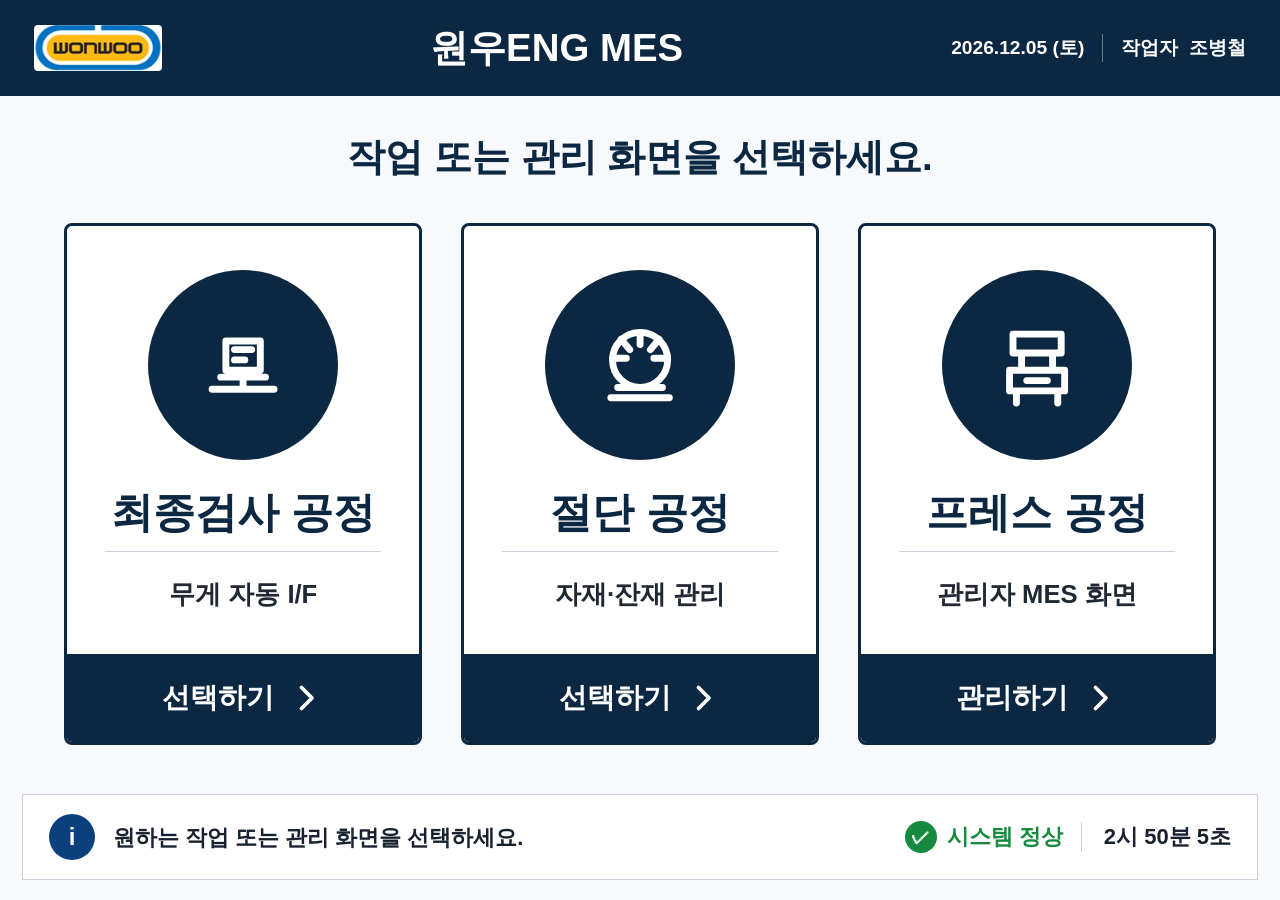
<file: index.html>
<!doctype html>
<html lang="ko">
  <head>
    <meta charset="UTF-8" />
    <meta name="viewport" content="width=device-width, initial-scale=1.0" />
    <title>원우ENG MES - 화면 선택</title>
    <link rel="stylesheet" href="./process-select.css" />
    <link rel="stylesheet" href="./operator.css" />
  </head>
  <body>
    <main class="process-shell">
      <header class="process-header">
        <div class="company-brand">
          <img class="company-ci" src="./assets/wonwoo-ci.jpg" alt="원우ENG CI" />
        </div>
        <h1>원우ENG MES</h1>
        <div class="header-info">
          <span id="todayText">오늘 날짜</span><i aria-hidden="true"></i><span>작업자&nbsp; <b data-operator-name>조병철</b></span>
        </div>
      </header>

      <section class="process-content" aria-labelledby="processTitle">
        <h2 id="processTitle">작업 또는 관리 화면을 선택하세요.</h2>
        <div class="process-grid">
          <a class="process-card inspection-card" href="./final-inspection.html">
            <span class="process-icon" aria-hidden="true">
              <svg viewBox="0 0 64 64"><path d="M14 46h36M19 39h26M22 18h20v17H22zM32 35v11M27 23h10M27 29h6" /></svg>
            </span>
            <strong>최종검사 공정</strong>
            <span class="process-description">무게 자동 I/F</span>
            <span class="select-action">선택하기 <svg viewBox="0 0 24 24" aria-hidden="true"><path d="m9 5 7 7-7 7" /></svg></span>
          </a>

          <a class="process-card cutting-card" href="./cutting.html">
            <span class="process-icon" aria-hidden="true">
              <svg viewBox="0 0 64 64"><circle cx="32" cy="29" r="16" /><path d="M32 13v7M21 17l5 6M43 17l-5 6M16 28h8M40 28h8M19 45h26M15 51h34" /></svg>
            </span>
            <strong>절단 공정</strong>
            <span class="process-description">자재·잔재 관리</span>
            <span class="select-action">선택하기 <svg viewBox="0 0 24 24" aria-hidden="true"><path d="m9 5 7 7-7 7" /></svg></span>
          </a>
          <a class="process-card press-card" href="./press.html">
            <span class="process-icon" aria-hidden="true">
              <svg viewBox="0 0 64 64"><path d="M18 14h28v11H18zM23 25v10M41 25v10M16 35h32v12H16zM20 47v7M44 47v7M26 41h12" /></svg>
            </span>
            <strong>프레스 공정</strong>
            <span class="process-description">관리자 MES 화면</span>
            <span class="select-action">관리하기 <svg viewBox="0 0 24 24" aria-hidden="true"><path d="m9 5 7 7-7 7" /></svg></span>
          </a>
        </div>
      </section>

      <footer class="system-strip">
        <div class="guide-icon" aria-hidden="true">i</div>
        <strong>원하는 작업 또는 관리 화면을 선택하세요.</strong>
        <div class="system-status"><span aria-hidden="true">✓</span> 시스템 정상</div>
        <time id="clockText">--:--:--</time>
      </footer>
    </main>
    <script src="./operator.js"></script>
    <script src="./process-select.js"></script>
  </body>
</html>
</file>
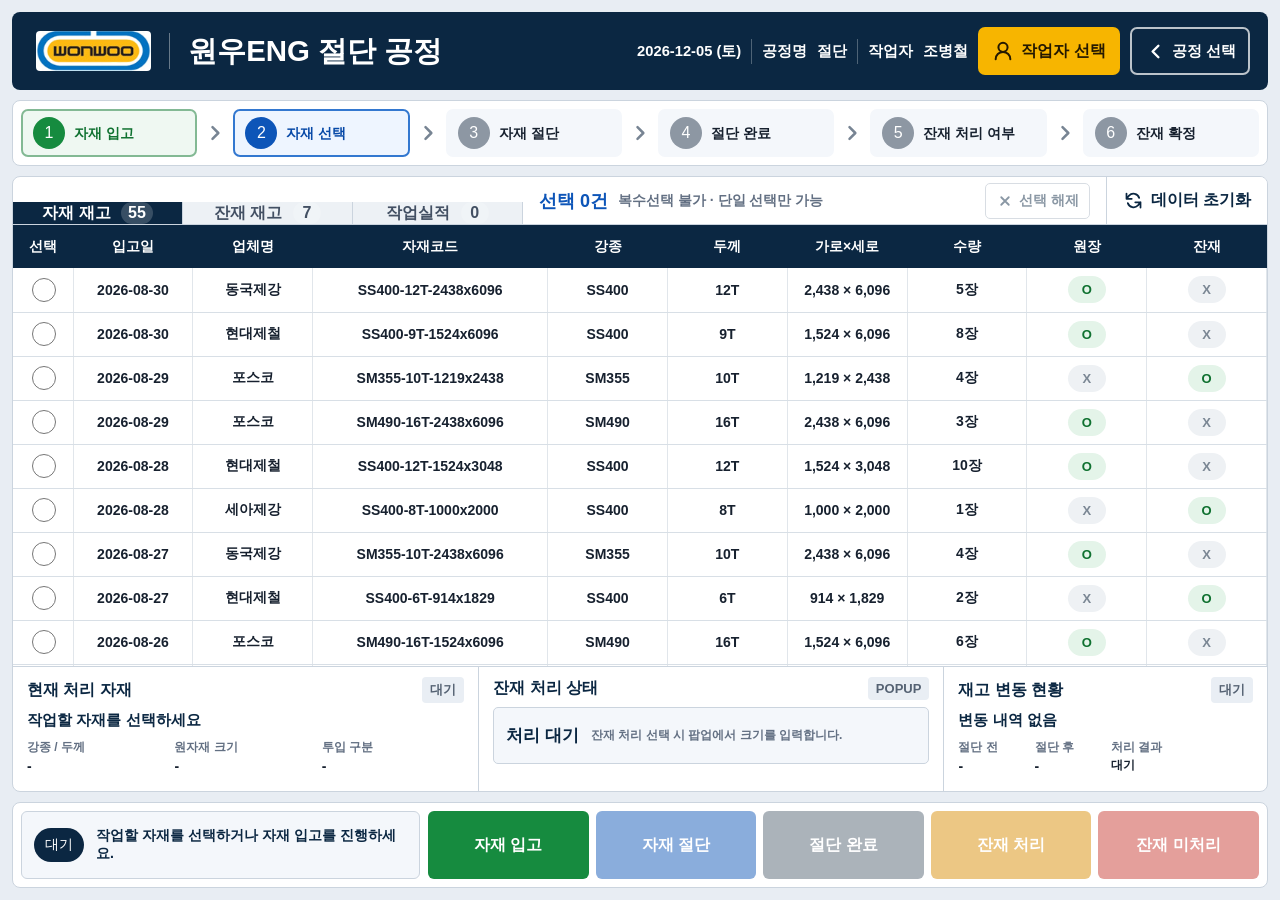
<file: cutting.html>
<!doctype html>
<html lang="ko">
  <head>
    <meta charset="UTF-8" />
    <meta name="viewport" content="width=device-width, initial-scale=1.0" />
    <title>MES POP - 원우ENG 절단 공정</title>
    <link rel="stylesheet" href="./cutting.css" />
    <link rel="stylesheet" href="./operator.css" />
  </head>
  <body>
    <main class="cutting-shell">
      <header class="cutting-header">
        <div class="header-title">
          <img class="cutting-ci" src="./assets/wonwoo-ci.jpg" alt="원우ENG CI" />
          <i aria-hidden="true"></i>
          <h1>원우ENG 절단 공정</h1>
        </div>
        <div class="header-facts" aria-label="작업 기본 정보">
          <strong id="todayText">오늘 날짜</strong>
          <i aria-hidden="true"></i>
          <span>공정명 <b>절단</b></span>
          <i aria-hidden="true"></i>
          <span>작업자 <b data-operator-name>조병철</b></span>
          <button class="operator-select-button" type="button">
            <svg viewBox="0 0 24 24" aria-hidden="true"><path d="M20 21a8 8 0 0 0-16 0M12 13a5 5 0 1 0 0-10 5 5 0 0 0 0 10" /></svg>
            작업자 선택
          </button>
          <a href="./index.html" class="back-button">
            <svg viewBox="0 0 24 24" aria-hidden="true"><path d="m15 18-6-6 6-6" /></svg>
            공정 선택
          </a>
        </div>
      </header>

      <section class="flow-strip" aria-label="절단 작업 흐름">
        <div class="flow-step is-done" data-step="0"><span>1</span><strong>자재 입고</strong></div>
        <svg class="flow-arrow" viewBox="0 0 24 24" aria-hidden="true"><path d="m9 5 7 7-7 7" /></svg>
        <div class="flow-step is-active" data-step="1"><span>2</span><strong>자재 선택</strong></div>
        <svg class="flow-arrow" viewBox="0 0 24 24" aria-hidden="true"><path d="m9 5 7 7-7 7" /></svg>
        <div class="flow-step" data-step="2"><span>3</span><strong>자재 절단</strong></div>
        <svg class="flow-arrow" viewBox="0 0 24 24" aria-hidden="true"><path d="m9 5 7 7-7 7" /></svg>
        <div class="flow-step" data-step="3"><span>4</span><strong>절단 완료</strong></div>
        <svg class="flow-arrow" viewBox="0 0 24 24" aria-hidden="true"><path d="m9 5 7 7-7 7" /></svg>
        <div class="flow-step" data-step="4"><span>5</span><strong>잔재 처리 여부</strong></div>
        <svg class="flow-arrow" viewBox="0 0 24 24" aria-hidden="true"><path d="m9 5 7 7-7 7" /></svg>
        <div class="flow-step" data-step="5"><span>6</span><strong>잔재 확정</strong></div>
      </section>

      <section class="work-panel">
        <div class="panel-toolbar">
          <div class="tabs" role="tablist" aria-label="자재 정보 보기">
            <button class="tab-button is-active" id="ordersTab" type="button" role="tab" aria-selected="true" aria-controls="ordersView">자재 재고 <span id="materialCount">0</span></button>
            <button class="tab-button" id="residueTab" type="button" role="tab" aria-selected="false" aria-controls="residueView">잔재 재고 <span id="residueCount">3</span></button>
            <button class="tab-button" id="resultsTab" type="button" role="tab" aria-selected="false" aria-controls="resultsView">작업실적 <span id="resultCount">0</span></button>
          </div>
          <div class="toolbar-summary">
            <strong id="selectedCount">선택 0건</strong>
            <span>복수선택 불가 · 단일 선택만 가능</span>
            <button class="clear-selection-button" id="clearSelectionButton" type="button" disabled>
              <svg viewBox="0 0 24 24" aria-hidden="true"><path d="m7 7 10 10M17 7 7 17" /></svg>
              선택 해제
            </button>
          </div>
          <button class="utility-button" id="resetButton" type="button" title="초기 더미 데이터로 복원">
            <svg viewBox="0 0 24 24" aria-hidden="true"><path d="M4 4v6h6M20 20v-6h-6M5.5 15a7 7 0 0 0 11.6 2.6L20 14M4 10l2.9-3.6A7 7 0 0 1 18.5 9" /></svg>
            데이터 초기화
          </button>
        </div>

        <div class="table-view" id="ordersView" role="tabpanel" aria-labelledby="ordersTab">
          <table class="material-table">
            <thead>
              <tr>
                <th class="check-column">선택</th>
                <th>입고일</th><th>업체명</th><th class="code-column">자재코드</th><th>강종</th>
                <th>두께</th><th>가로×세로</th><th>수량</th><th>원장</th><th>잔재</th>
              </tr>
            </thead>
            <tbody id="orderRows"></tbody>
          </table>
        </div>

        <div class="table-view" id="residueView" role="tabpanel" aria-labelledby="residueTab" hidden>
          <table class="material-table residue-table">
            <thead><tr><th class="check-column">선택</th><th>잔재번호</th><th class="code-column">원자재코드</th><th>강종</th><th>두께</th><th>가로×세로</th><th>수량</th><th>등록일</th><th>상태</th></tr></thead>
            <tbody id="residueRows"></tbody>
          </table>
        </div>

        <div class="table-view" id="resultsView" role="tabpanel" aria-labelledby="resultsTab" hidden>
          <table class="material-table result-table">
            <thead><tr><th>실적번호</th><th>완료일시</th><th class="code-column">자재코드</th><th>강종</th><th>두께</th><th>원자재 크기</th><th>투입 구분</th><th>처리결과</th><th>작업자</th></tr></thead>
            <tbody id="resultRows"></tbody>
          </table>
        </div>

        <div class="work-detail">
          <article class="detail-section current-material">
            <div class="detail-heading"><strong>현재 처리 자재</strong><span id="queuePosition">대기</span></div>
            <p class="primary-value" id="currentCode">작업할 자재를 선택하세요</p>
            <dl>
              <div><dt>강종 / 두께</dt><dd id="currentSpec">-</dd></div>
              <div><dt>원자재 크기</dt><dd id="currentSize">-</dd></div>
              <div><dt>투입 구분</dt><dd id="currentSource">-</dd></div>
            </dl>
          </article>

          <article class="detail-section residue-entry" id="residueEntry">
            <div class="detail-heading"><strong>잔재 처리 상태</strong><span>POPUP</span></div>
            <div class="residue-ready"><strong id="residueStatus">처리 대기</strong><p id="inputGuide">잔재 처리 선택 시 팝업에서 크기를 입력합니다.</p></div>
          </article>

          <article class="detail-section inventory-change-section">
            <div class="detail-heading"><strong>재고 변동 현황</strong><span id="inventoryChangeStatus">대기</span></div>
            <p class="primary-value" id="inventoryChangeSummary">변동 내역 없음</p>
            <dl>
              <div><dt>절단 전</dt><dd id="inventoryBeforeQty">-</dd></div>
              <div><dt>절단 후</dt><dd id="inventoryAfterQty">-</dd></div>
              <div><dt>처리 결과</dt><dd id="inventoryChangeResult">대기</dd></div>
            </dl>
          </article>
        </div>
      </section>

      <footer class="operator-footer">
        <section class="status-message" aria-live="polite">
          <span id="messageType">대기</span>
          <strong id="statusMessage">작업할 자재를 선택하거나 자재 입고를 진행하세요.</strong>
        </section>
        <section class="action-grid">
          <button class="action-button receipt" id="receiptButton" type="button">자재 입고</button>
          <button class="action-button cut" id="cutButton" type="button" disabled>자재 절단</button>
          <button class="action-button complete" id="completeButton" type="button" disabled>절단 완료</button>
          <button class="action-button residue" id="residueProcessButton" type="button" disabled>잔재 처리</button>
          <button class="action-button discard" id="noResidueButton" type="button" disabled>잔재 미처리</button>
        </section>
      </footer>
    </main>

    <dialog class="receipt-dialog" id="receiptDialog" aria-labelledby="receiptTitle">
      <form method="dialog" id="receiptForm">
        <div class="dialog-header">
          <div><span>자재 입고 등록</span><h2 id="receiptTitle">신규 원장 정보</h2></div>
          <button class="close-button" value="cancel" type="submit" formnovalidate aria-label="입고 등록 창 닫기">×</button>
        </div>
        <div class="form-grid">
          <label>강종<select id="steelInput" required><option value="SS400">SS400</option><option value="SM355">SM355</option><option value="SM490">SM490</option></select></label>
          <label>업체명<input id="supplierInput" type="text" value="포스코" required /></label>
          <label>두께(mm)<input id="thicknessInput" type="number" min="1" value="12" required /></label>
          <label>가로(mm)<input id="widthInput" type="number" min="1" value="2438" required /></label>
          <label>세로(mm)<input id="heightInput" type="number" min="1" value="6096" required /></label>
          <label>수량(장)<input id="quantityInput" type="number" min="1" value="1" required /></label>
        </div>
        <div class="code-preview"><span>자동 생성 자재코드</span><strong id="codePreview">SS400-12T-2438x6096</strong></div>
        <div class="dialog-actions">
          <button class="dialog-cancel" value="cancel" type="submit" formnovalidate>취소</button>
          <button class="dialog-confirm" id="saveReceiptButton" value="default" type="submit">입고 등록</button>
        </div>
      </form>
    </dialog>

    <dialog class="action-dialog no-residue-dialog" id="noResidueDialog" aria-labelledby="noResidueTitle">
      <div class="confirm-dialog-body">
        <span class="dialog-symbol" aria-hidden="true">!</span>
        <h2 id="noResidueTitle">잔재 미처리 확인</h2>
        <p>잔재로 처리하지 않고 절단을 완료하시겠습니까?</p>
        <strong id="noResidueCode">-</strong>
        <div class="decision-actions">
          <button class="yes-button" id="confirmNoResidueButton" type="button">예 (절단완료)</button>
          <button class="no-button" id="changeToResidueButton" type="button">아니요 (잔재처리)</button>
        </div>
      </div>
    </dialog>

    <dialog class="action-dialog residue-size-dialog" id="residueSizeDialog" aria-labelledby="residueDialogTitle">
      <div class="dialog-header">
        <div><span>잔재 재고 등록</span><h2 id="residueDialogTitle">잔재 크기 입력</h2></div>
        <button class="close-button" id="closeResidueDialog" type="button" aria-label="잔재 크기 입력 창 닫기">×</button>
      </div>
      <div class="residue-source-summary">
        <span>현재 처리 자재</span><strong id="residueDialogCode">-</strong><p id="residueDialogSourceSize">원자재 크기 -</p>
      </div>
      <div class="popup-dimension-inputs">
        <label>잔재 가로(mm)<input id="residueWidth" type="number" min="1" inputmode="numeric" placeholder="가로 길이" /></label>
        <span aria-hidden="true">×</span>
        <label>잔재 세로(mm)<input id="residueHeight" type="number" min="1" inputmode="numeric" placeholder="세로 길이" /></label>
      </div>
      <p class="popup-guide" id="popupInputGuide">원자재보다 작은 잔재 가로·세로 길이를 입력하세요.</p>
      <div class="dialog-actions">
        <button class="dialog-cancel" id="cancelResidueButton" type="button">취소</button>
        <button class="dialog-confirm" id="residueConfirmButton" type="button">잔재 확정</button>
      </div>
    </dialog>

    <script src="./operator.js"></script>
    <script src="./cutting.js"></script>
  </body>
</html>
</file>
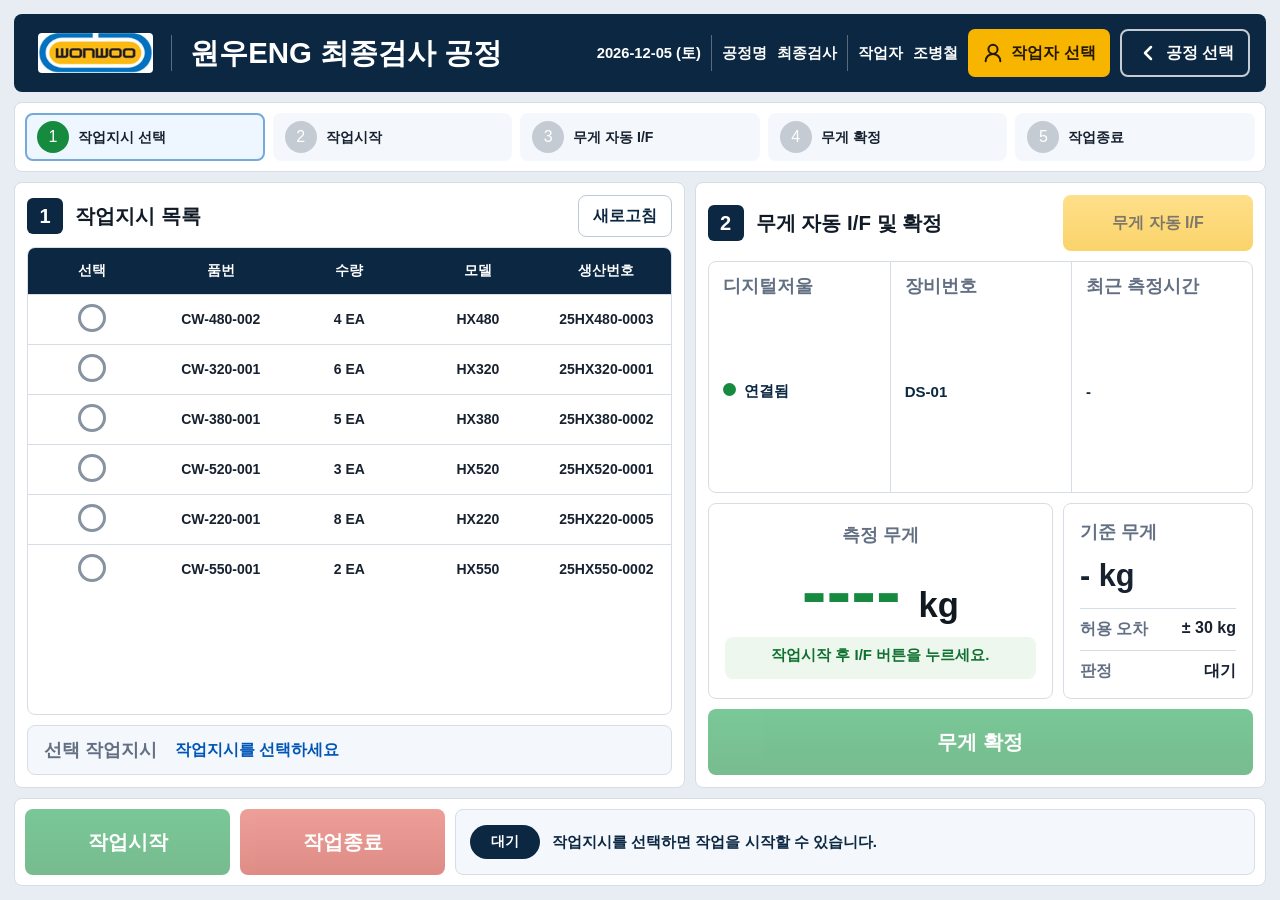
<file: final-inspection.html>
<!doctype html>
<html lang="ko">
  <head>
    <meta charset="UTF-8" />
    <meta name="viewport" content="width=device-width, initial-scale=1.0" />
    <title>MES POP - 최종검사 무게 I/F</title>
    <link rel="stylesheet" href="./styles.css" />
    <link rel="stylesheet" href="./operator.css" />
  </head>
  <body>
    <main class="pop-shell">
      <header class="top-bar">
        <div class="brand">
          <img class="final-ci" src="./assets/wonwoo-ci.jpg" alt="원우ENG CI" />
          <i aria-hidden="true"></i>
          <h1>원우ENG 최종검사 공정</h1>
        </div>
        <div class="header-facts" aria-label="작업 기본 정보">
          <strong id="todayText">오늘 날짜</strong>
          <i aria-hidden="true"></i>
          <span>공정명 <b>최종검사</b></span>
          <i aria-hidden="true"></i>
          <span>작업자 <b data-operator-name>조병철</b></span>
          <button class="operator-select-button" type="button">
            <svg viewBox="0 0 24 24" aria-hidden="true"><path d="M20 21a8 8 0 0 0-16 0M12 13a5 5 0 1 0 0-10 5 5 0 0 0 0 10" /></svg>
            작업자 선택
          </button>
          <a class="process-back" href="./index.html" aria-label="공정 선택 화면으로 이동">
            <svg viewBox="0 0 24 24" aria-hidden="true"><path d="m15 18-6-6 6-6" /></svg>
            공정 선택
          </a>
        </div>
      </header>

      <section class="status-strip" aria-label="작업 진행 단계">
        <div class="step is-active" data-step="select">
          <span>1</span>
          <strong>작업지시 선택</strong>
        </div>
        <div class="step" data-step="start">
          <span>2</span>
          <strong>작업시작</strong>
        </div>
        <div class="step" data-step="interface">
          <span>3</span>
          <strong>무게 자동 I/F</strong>
        </div>
        <div class="step" data-step="confirm">
          <span>4</span>
          <strong>무게 확정</strong>
        </div>
        <div class="step" data-step="end">
          <span>5</span>
          <strong>작업종료</strong>
        </div>
      </section>

      <section class="workspace">
        <section class="work-orders" aria-labelledby="workOrderTitle">
          <div class="section-heading">
            <div>
              <span class="section-number">1</span>
              <h2 id="workOrderTitle">작업지시 목록</h2>
            </div>
            <button class="ghost-button" id="refreshButton" type="button">새로고침</button>
          </div>

          <div class="table-wrap">
            <table>
              <thead>
                <tr>
                  <th>선택</th>
                  <th>품번</th>
                  <th>수량</th>
                  <th>모델</th>
                  <th>생산번호</th>
                </tr>
              </thead>
              <tbody id="orderRows"></tbody>
            </table>
          </div>

          <div class="selected-summary">
            <span>선택 작업지시</span>
            <strong id="selectedOrderText">작업지시를 선택하세요</strong>
          </div>
        </section>

        <section class="scale-panel" aria-labelledby="scalePanelTitle">
          <div class="section-heading">
            <div>
              <span class="section-number">2</span>
              <h2 id="scalePanelTitle">무게 자동 I/F 및 확정</h2>
            </div>
            <button class="if-button" id="interfaceButton" type="button" disabled>
              무게 자동 I/F
            </button>
          </div>

          <div class="device-row">
            <div>
              <span>디지털저울</span>
              <strong><i class="dot"></i>연결됨</strong>
            </div>
            <div>
              <span>장비번호</span>
              <strong>DS-01</strong>
            </div>
            <div>
              <span>최근 측정시간</span>
              <strong id="measuredAt">-</strong>
            </div>
          </div>

          <div class="weight-grid">
            <article class="weight-display">
              <span>측정 무게</span>
              <div><strong id="weightValue">----</strong><em>kg</em></div>
              <p id="stabilityText">작업시작 후 I/F 버튼을 누르세요.</p>
            </article>
            <article class="spec-card">
              <span>기준 무게</span>
              <strong id="targetWeight">- kg</strong>
              <dl>
                <div>
                  <dt>허용 오차</dt>
                  <dd>± 30 kg</dd>
                </div>
                <div>
                  <dt>판정</dt>
                  <dd id="judgeText">대기</dd>
                </div>
              </dl>
            </article>
          </div>

          <button class="confirm-button" id="confirmButton" type="button" disabled>
            무게 확정
          </button>
        </section>
      </section>

      <footer class="control-bar">
        <section class="operator-actions">
          <button class="start-button" id="startButton" type="button" disabled>작업시작</button>
          <button class="end-button" id="endButton" type="button" disabled>작업종료</button>
        </section>
        <section class="message-panel" aria-live="polite">
          <span id="messageType">대기</span>
          <strong id="statusMessage">작업지시를 선택하면 작업을 시작할 수 있습니다.</strong>
        </section>
      </footer>
    </main>

    <script src="./operator.js"></script>
    <script src="./app.js"></script>
  </body>
</html>
</file>
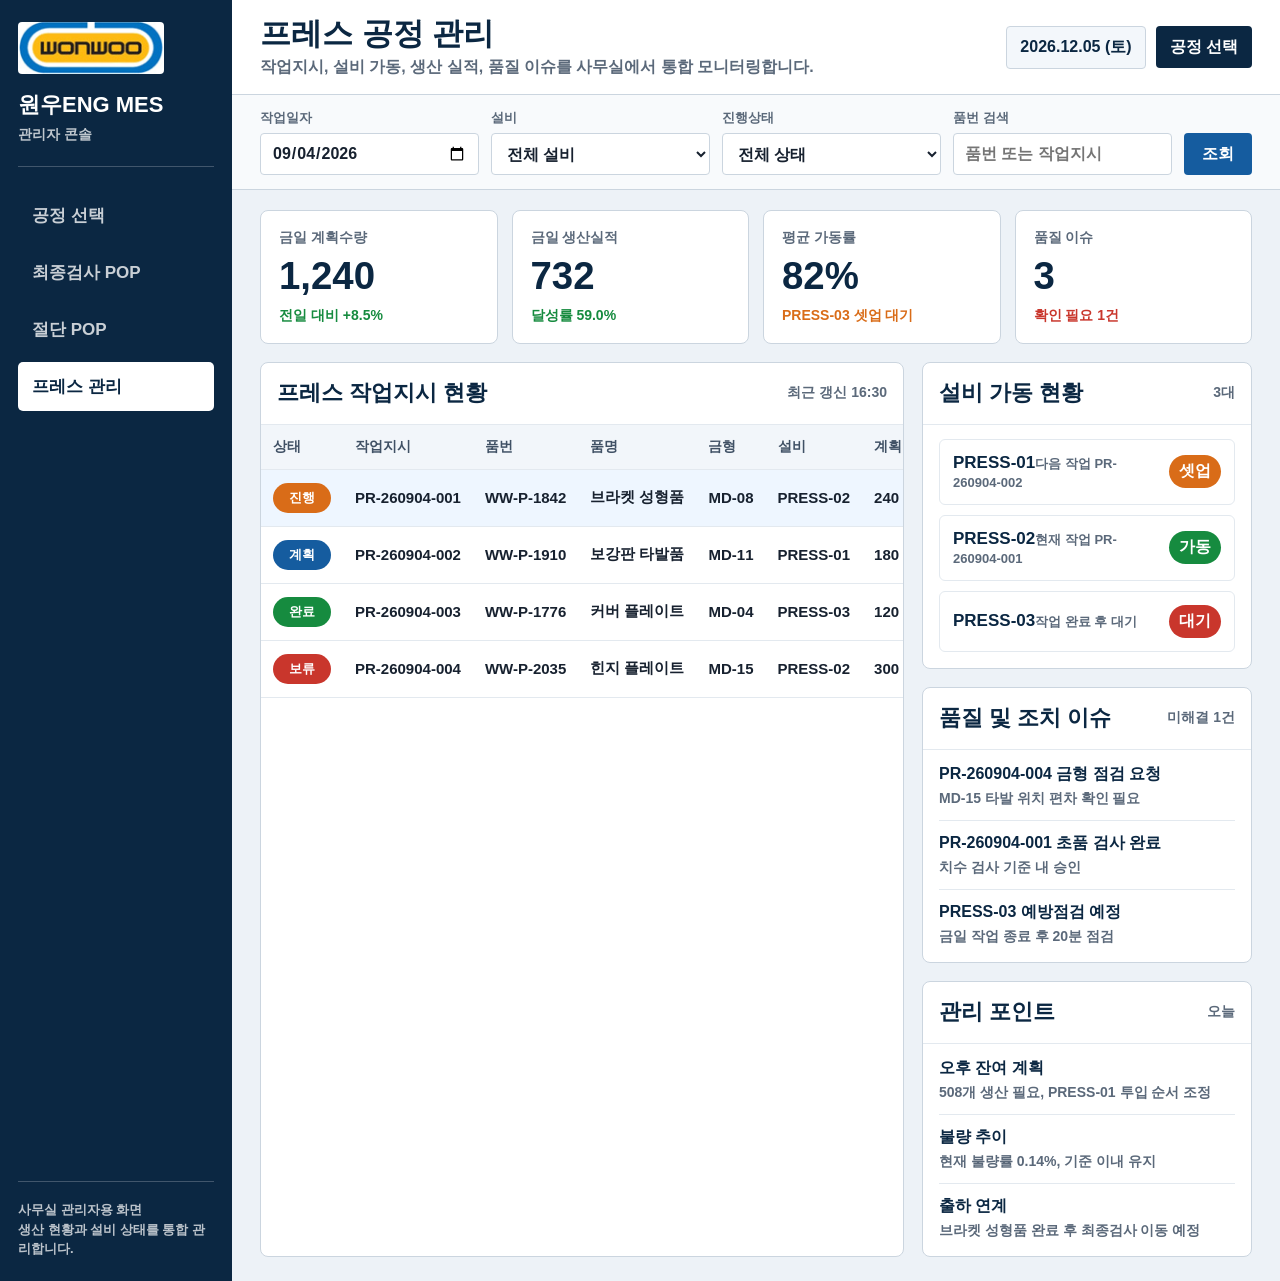
<file: press.html>
<!doctype html>
<html lang="ko">
  <head>
    <meta charset="UTF-8" />
    <meta name="viewport" content="width=device-width, initial-scale=1.0" />
    <title>원우ENG MES - 프레스 공정 관리</title>
    <style>
      :root {
        --navy: #0b2742;
        --blue: #155c9f;
        --green: #168b3f;
        --orange: #d96c18;
        --red: #c9362c;
        --ink: #17212f;
        --muted: #5b697a;
        --line: #cbd5df;
        --soft-line: #e3e9ef;
        --surface: #ffffff;
        --background: #edf2f7;
        font-family: "Pretendard", "Apple SD Gothic Neo", "Malgun Gothic", Arial, sans-serif;
      }

      * { box-sizing: border-box; }
      body { margin: 0; min-height: 100vh; background: var(--background); color: var(--ink); }
      button, input, select { font: inherit; }
      button { cursor: pointer; }
      .mes-shell { display: grid; grid-template-columns: 232px minmax(0, 1fr); min-height: 100vh; }
      .side-nav { background: var(--navy); color: #fff; display: flex; flex-direction: column; padding: 22px 18px; }
      .brand { border-bottom: 1px solid rgba(255,255,255,.22); padding-bottom: 22px; }
      .brand img { background: #fff; border-radius: 4px; display: block; width: 146px; }
      .brand strong { display: block; font-size: 22px; line-height: 1.2; margin-top: 18px; }
      .brand span { color: rgba(255,255,255,.74); display: block; font-size: 14px; font-weight: 800; margin-top: 8px; }
      .nav-list { display: grid; gap: 8px; margin-top: 24px; }
      .nav-item { border-radius: 5px; color: rgba(255,255,255,.78); display: block; font-size: 17px; font-weight: 900; padding: 13px 14px; text-decoration: none; }
      .nav-item.is-active { background: #fff; color: var(--navy); }
      .nav-item:hover { background: rgba(255,255,255,.12); color: #fff; }
      .nav-item.is-active:hover { background: #fff; color: var(--navy); }
      .nav-footer { border-top: 1px solid rgba(255,255,255,.22); color: rgba(255,255,255,.72); font-size: 13px; font-weight: 800; line-height: 1.5; margin-top: auto; padding-top: 18px; }

      .main-area { display: grid; grid-template-rows: auto auto minmax(0, 1fr); min-width: 0; }
      .top-bar { align-items: center; background: #fff; border-bottom: 1px solid var(--line); display: grid; gap: 18px; grid-template-columns: 1fr auto; min-height: 82px; padding: 16px 28px; }
      .top-title h1 { color: var(--navy); font-size: clamp(25px, 2.4vw, 38px); line-height: 1.15; margin: 0; }
      .top-title p { color: var(--muted); font-size: 16px; font-weight: 800; margin: 6px 0 0; }
      .top-actions { align-items: center; display: flex; flex-wrap: wrap; gap: 10px; justify-content: flex-end; }
      .date-chip { background: #f3f7fb; border: 1px solid var(--line); border-radius: 4px; color: var(--navy); font-weight: 900; min-height: 42px; padding: 10px 13px; white-space: nowrap; }
      .back-link { align-items: center; background: var(--navy); border-radius: 4px; color: #fff; display: inline-flex; font-weight: 900; min-height: 42px; padding: 0 14px; text-decoration: none; }

      .filter-bar { align-items: center; background: #f8fafc; border-bottom: 1px solid var(--line); display: grid; gap: 12px; grid-template-columns: repeat(4, minmax(150px, 1fr)) auto; padding: 14px 28px; }
      .filter-field { display: grid; gap: 6px; }
      .filter-field span { color: var(--muted); font-size: 13px; font-weight: 900; }
      .filter-field select, .filter-field input { background: #fff; border: 1px solid var(--line); border-radius: 4px; color: var(--ink); font-weight: 800; min-height: 42px; padding: 0 11px; width: 100%; }
      .search-button { align-self: end; background: var(--blue); border: 0; border-radius: 4px; color: #fff; font-weight: 900; min-height: 42px; padding: 0 18px; }

      .dashboard { display: grid; gap: 18px; grid-template-rows: auto minmax(0, 1fr); min-width: 0; padding: 20px 28px 24px; }
      .kpi-grid { display: grid; gap: 14px; grid-template-columns: repeat(4, minmax(0, 1fr)); }
      .kpi-card { background: var(--surface); border: 1px solid var(--line); border-radius: 8px; padding: 18px; }
      .kpi-card span { color: var(--muted); display: block; font-size: 14px; font-weight: 900; }
      .kpi-card strong { color: var(--navy); display: block; font-size: clamp(30px, 3vw, 44px); line-height: 1; margin-top: 10px; }
      .kpi-card small { color: var(--green); display: block; font-size: 14px; font-weight: 900; margin-top: 11px; }
      .kpi-card.warning small { color: var(--orange); }
      .kpi-card.danger small { color: var(--red); }

      .content-grid { display: grid; gap: 18px; grid-template-columns: minmax(0, 1.45fr) minmax(330px, .55fr); min-height: 0; }
      .panel { background: #fff; border: 1px solid var(--line); border-radius: 8px; display: flex; flex-direction: column; min-height: 0; }
      .panel-header { align-items: center; border-bottom: 1px solid var(--soft-line); display: flex; gap: 14px; justify-content: space-between; min-height: 62px; padding: 14px 16px; }
      .panel-header h2 { color: var(--navy); font-size: 22px; margin: 0; }
      .panel-header span { color: var(--muted); font-size: 14px; font-weight: 900; }
      .table-wrap { overflow: auto; }
      table { border-collapse: collapse; min-width: 980px; width: 100%; }
      th, td { border-bottom: 1px solid var(--soft-line); padding: 13px 12px; text-align: left; white-space: nowrap; }
      th { background: #f2f6fa; color: #405165; font-size: 14px; font-weight: 900; }
      td { font-size: 15px; font-weight: 800; }
      tbody tr.is-selected { background: #eef6ff; }
      .status { border-radius: 999px; color: #fff; display: inline-flex; font-size: 13px; font-weight: 900; justify-content: center; min-width: 58px; padding: 6px 10px; }
      .status.plan { background: var(--blue); }
      .status.run { background: var(--orange); }
      .status.done { background: var(--green); }
      .status.hold { background: var(--red); }
      .progress-track { background: #dbe4ee; border-radius: 999px; height: 10px; overflow: hidden; width: 108px; }
      .progress-track i { background: var(--blue); display: block; height: 100%; }

      .right-stack { display: grid; gap: 18px; grid-template-rows: auto auto 1fr; min-height: 0; }
      .machine-list { display: grid; gap: 10px; padding: 14px 16px 16px; }
      .machine-row { align-items: center; border: 1px solid var(--soft-line); border-radius: 6px; display: grid; gap: 8px; grid-template-columns: 1fr auto; padding: 13px; }
      .machine-row strong { color: var(--navy); font-size: 17px; }
      .machine-row span { color: var(--muted); font-size: 13px; font-weight: 900; }
      .machine-row em { border-radius: 999px; color: #fff; font-style: normal; font-weight: 900; padding: 6px 10px; }
      .machine-row em.run { background: var(--green); }
      .machine-row em.setup { background: var(--orange); }
      .machine-row em.stop { background: var(--red); }
      .issue-list { list-style: none; margin: 0; padding: 14px 16px 16px; }
      .issue-list li { border-bottom: 1px solid var(--soft-line); display: grid; gap: 5px; padding: 12px 0; }
      .issue-list li:first-child { padding-top: 0; }
      .issue-list li:last-child { border-bottom: 0; padding-bottom: 0; }
      .issue-list strong { color: var(--navy); font-size: 16px; }
      .issue-list span { color: var(--muted); font-size: 14px; font-weight: 800; }

      @media (max-width: 1180px) {
        .mes-shell { grid-template-columns: 1fr; }
        .side-nav { display: none; }
        .filter-bar, .content-grid { grid-template-columns: 1fr; }
        .kpi-grid { grid-template-columns: repeat(2, minmax(0, 1fr)); }
      }

      @media (max-width: 640px) {
        .top-bar, .filter-bar, .dashboard { padding-left: 14px; padding-right: 14px; }
        .top-bar { grid-template-columns: 1fr; }
        .top-actions { justify-content: flex-start; }
        .kpi-grid { grid-template-columns: 1fr; }
      }
    </style>
  </head>
  <body>
    <main class="mes-shell">
      <aside class="side-nav" aria-label="MES 메뉴">
        <div class="brand">
          <img src="./assets/wonwoo-ci.jpg" alt="원우ENG CI" />
          <strong>원우ENG MES</strong>
          <span>관리자 콘솔</span>
        </div>
        <nav class="nav-list">
          <a class="nav-item" href="./index.html">공정 선택</a>
          <a class="nav-item" href="./final-inspection.html">최종검사 POP</a>
          <a class="nav-item" href="./cutting.html">절단 POP</a>
          <a class="nav-item is-active" href="./press.html">프레스 관리</a>
        </nav>
        <div class="nav-footer">사무실 관리자용 화면<br />생산 현황과 설비 상태를 통합 관리합니다.</div>
      </aside>

      <section class="main-area">
        <header class="top-bar">
          <div class="top-title">
            <h1>프레스 공정 관리</h1>
            <p>작업지시, 설비 가동, 생산 실적, 품질 이슈를 사무실에서 통합 모니터링합니다.</p>
          </div>
          <div class="top-actions">
            <span class="date-chip" id="todayText">오늘 날짜</span>
            <a class="back-link" href="./index.html">공정 선택</a>
          </div>
        </header>

        <section class="filter-bar" aria-label="프레스 현황 조회 조건">
          <label class="filter-field"><span>작업일자</span><input type="date" value="2026-09-04" /></label>
          <label class="filter-field"><span>설비</span><select><option>전체 설비</option><option>PRESS-01</option><option>PRESS-02</option><option>PRESS-03</option></select></label>
          <label class="filter-field"><span>진행상태</span><select><option>전체 상태</option><option>계획</option><option>진행</option><option>완료</option><option>보류</option></select></label>
          <label class="filter-field"><span>품번 검색</span><input type="search" placeholder="품번 또는 작업지시" /></label>
          <button class="search-button" type="button">조회</button>
        </section>

        <section class="dashboard">
          <section class="kpi-grid" aria-label="프레스 KPI">
            <article class="kpi-card"><span>금일 계획수량</span><strong>1,240</strong><small>전일 대비 +8.5%</small></article>
            <article class="kpi-card"><span>금일 생산실적</span><strong>732</strong><small>달성률 59.0%</small></article>
            <article class="kpi-card warning"><span>평균 가동률</span><strong>82%</strong><small>PRESS-03 셋업 대기</small></article>
            <article class="kpi-card danger"><span>품질 이슈</span><strong>3</strong><small>확인 필요 1건</small></article>
          </section>

          <section class="content-grid">
            <section class="panel" aria-labelledby="ordersTitle">
              <div class="panel-header">
                <h2 id="ordersTitle">프레스 작업지시 현황</h2>
                <span>최근 갱신 16:30</span>
              </div>
              <div class="table-wrap">
                <table>
                  <thead>
                    <tr>
                      <th>상태</th>
                      <th>작업지시</th>
                      <th>품번</th>
                      <th>품명</th>
                      <th>금형</th>
                      <th>설비</th>
                      <th>계획</th>
                      <th>실적</th>
                      <th>불량</th>
                      <th>진척률</th>
                      <th>관리자 메모</th>
                    </tr>
                  </thead>
                  <tbody>
                    <tr class="is-selected">
                      <td><span class="status run">진행</span></td>
                      <td>PR-260904-001</td>
                      <td>WW-P-1842</td>
                      <td>브라켓 성형품</td>
                      <td>MD-08</td>
                      <td>PRESS-02</td>
                      <td>240</td>
                      <td>96</td>
                      <td>1</td>
                      <td><div class="progress-track"><i style="width: 40%"></i></div></td>
                      <td>초품 검사 완료</td>
                    </tr>
                    <tr>
                      <td><span class="status plan">계획</span></td>
                      <td>PR-260904-002</td>
                      <td>WW-P-1910</td>
                      <td>보강판 타발품</td>
                      <td>MD-11</td>
                      <td>PRESS-01</td>
                      <td>180</td>
                      <td>0</td>
                      <td>0</td>
                      <td><div class="progress-track"><i style="width: 0%"></i></div></td>
                      <td>소재 투입 대기</td>
                    </tr>
                    <tr>
                      <td><span class="status done">완료</span></td>
                      <td>PR-260904-003</td>
                      <td>WW-P-1776</td>
                      <td>커버 플레이트</td>
                      <td>MD-04</td>
                      <td>PRESS-03</td>
                      <td>120</td>
                      <td>120</td>
                      <td>0</td>
                      <td><div class="progress-track"><i style="width: 100%"></i></div></td>
                      <td>실적 확정</td>
                    </tr>
                    <tr>
                      <td><span class="status hold">보류</span></td>
                      <td>PR-260904-004</td>
                      <td>WW-P-2035</td>
                      <td>힌지 플레이트</td>
                      <td>MD-15</td>
                      <td>PRESS-02</td>
                      <td>300</td>
                      <td>0</td>
                      <td>0</td>
                      <td><div class="progress-track"><i style="width: 0%"></i></div></td>
                      <td>금형 점검 필요</td>
                    </tr>
                  </tbody>
                </table>
              </div>
            </section>

            <aside class="right-stack">
              <section class="panel" aria-labelledby="machineTitle">
                <div class="panel-header"><h2 id="machineTitle">설비 가동 현황</h2><span>3대</span></div>
                <div class="machine-list">
                  <div class="machine-row"><div><strong>PRESS-01</strong><span>다음 작업 PR-260904-002</span></div><em class="setup">셋업</em></div>
                  <div class="machine-row"><div><strong>PRESS-02</strong><span>현재 작업 PR-260904-001</span></div><em class="run">가동</em></div>
                  <div class="machine-row"><div><strong>PRESS-03</strong><span>작업 완료 후 대기</span></div><em class="stop">대기</em></div>
                </div>
              </section>

              <section class="panel" aria-labelledby="qualityTitle">
                <div class="panel-header"><h2 id="qualityTitle">품질 및 조치 이슈</h2><span>미해결 1건</span></div>
                <ul class="issue-list">
                  <li><strong>PR-260904-004 금형 점검 요청</strong><span>MD-15 타발 위치 편차 확인 필요</span></li>
                  <li><strong>PR-260904-001 초품 검사 완료</strong><span>치수 검사 기준 내 승인</span></li>
                  <li><strong>PRESS-03 예방점검 예정</strong><span>금일 작업 종료 후 20분 점검</span></li>
                </ul>
              </section>

              <section class="panel" aria-labelledby="planTitle">
                <div class="panel-header"><h2 id="planTitle">관리 포인트</h2><span>오늘</span></div>
                <ul class="issue-list">
                  <li><strong>오후 잔여 계획</strong><span>508개 생산 필요, PRESS-01 투입 순서 조정</span></li>
                  <li><strong>불량 추이</strong><span>현재 불량률 0.14%, 기준 이내 유지</span></li>
                  <li><strong>출하 연계</strong><span>브라켓 성형품 완료 후 최종검사 이동 예정</span></li>
                </ul>
              </section>
            </aside>
          </section>
        </section>
      </section>
    </main>

    <script>
      const todayText = document.querySelector("#todayText");
      const weekday = ["일", "월", "화", "수", "목", "금", "토"];
      const now = new Date();
      todayText.textContent = `${now.getFullYear()}.${String(now.getMonth() + 1).padStart(2, "0")}.${String(now.getDate()).padStart(2, "0")} (${weekday[now.getDay()]})`;
    </script>
  </body>
</html>
</file>
<file: process-select.css>
:root {
  --navy: #0b2742; --line: #c9d2dc; --surface: #ffffff; --background: #e8edf3;
  --green: #168b3f; --text: #17212f;
  font-family: "Pretendard", "Apple SD Gothic Neo", "Malgun Gothic", Arial, sans-serif;
}

* { box-sizing: border-box; }
body { margin: 0; min-height: 100vh; background: var(--background); color: var(--text); }
.process-shell { display: grid; grid-template-rows: auto 1fr auto; min-height: 100vh; background: #f7f9fc; }
.process-header {
  align-items: center; background: var(--navy); color: #fff; display: grid; gap: 16px;
  grid-template-columns: auto 1fr auto; min-height: 96px; padding: 18px 34px;
}
.company-brand { align-items: center; display: flex; min-width: 0; }
.company-ci { background: #fff; border-radius: 4px; display: block; height: auto; width: clamp(112px, 10vw, 152px); }
.process-header h1 { font-size: clamp(30px, 3vw, 48px); margin: 0; text-align: center; }
.header-info { align-items: center; display: flex; font-size: clamp(17px, 1.5vw, 24px); font-weight: 800; gap: 18px; white-space: nowrap; }
.header-info i { background: rgba(255,255,255,.38); display: block; height: 28px; width: 1px; }
.process-content {
  display: grid; grid-template-rows: auto minmax(0, 1fr); margin: 0 auto; max-width: 1480px;
  padding: clamp(28px, 4vh, 54px) clamp(28px, 5vw, 76px) 36px; width: 100%;
}
.process-content h2 { color: var(--navy); font-size: clamp(30px, 3vw, 48px); margin: 0 0 clamp(24px, 3vh, 40px); text-align: center; }
.process-grid { display: grid; gap: clamp(22px, 3vw, 42px); grid-template-columns: repeat(3, minmax(0, 1fr)); margin: auto 0; }
.process-card {
  background: var(--surface); border: 3px solid var(--navy); border-radius: 8px; color: var(--navy);
  display: grid; grid-template-rows: auto auto auto auto; min-height: min(58vh, 570px); overflow: hidden;
  text-align: center; text-decoration: none; transition: transform 150ms ease, box-shadow 150ms ease, border-color 150ms ease;
}
.process-card:hover, .process-card:focus-visible { border-color: #1a62a1; box-shadow: 0 16px 36px rgba(11,39,66,.18); outline: none; transform: translateY(-4px); }
.process-card:active { transform: translateY(0); }
.process-icon {
  align-items: center; align-self: end; background: var(--navy); border-radius: 999px; color: #fff; display: inline-flex;
  height: clamp(120px, 15vw, 190px); justify-content: center; justify-self: center; margin-top: clamp(28px, 4vh, 52px); width: clamp(120px, 15vw, 190px);
}
.process-icon svg { fill: none; height: 58%; stroke: currentColor; stroke-linecap: round; stroke-linejoin: round; stroke-width: 4; width: 58%; }
.process-card > strong { align-self: center; font-size: clamp(30px, 3.3vw, 54px); line-height: 1.15; padding: 24px 20px 10px; }
.process-description { align-self: start; border-top: 1px solid var(--line); color: #202833; font-size: clamp(20px, 2vw, 30px); font-weight: 700; margin: 0 clamp(24px, 3vw, 48px); padding: 25px 14px; }
.select-action { align-items: center; align-self: end; background: var(--navy); color: #fff; display: flex; font-size: clamp(22px, 2.2vw, 34px); font-weight: 900; gap: 14px; justify-content: center; min-height: 88px; }
.select-action svg { fill: none; height: 36px; stroke: currentColor; stroke-linecap: round; stroke-linejoin: round; stroke-width: 2.5; width: 36px; }
.system-strip {
  align-items: center; background: #fff; border: 1px solid var(--line); display: grid; gap: 18px;
  grid-template-columns: auto 1fr auto auto; margin: 0 22px 20px; min-height: 86px; padding: 14px 26px;
}
.guide-icon, .system-status span { align-items: center; background: #0b3f7d; border-radius: 999px; color: #fff; display: flex; font-size: 24px; font-style: normal; font-weight: 900; height: 46px; justify-content: center; width: 46px; }
.system-strip strong { font-size: clamp(18px, 1.7vw, 27px); }
.system-status { align-items: center; color: var(--green); display: flex; font-size: 22px; font-weight: 900; gap: 10px; white-space: nowrap; }
.system-status span { background: var(--green); font-size: 19px; height: 32px; width: 32px; }
.system-strip time { border-left: 1px solid var(--line); font-size: 22px; font-weight: 800; padding-left: 22px; white-space: nowrap; }

@media (max-width: 900px) {
  .process-header { grid-template-columns: auto 1fr; padding: 16px 20px; }
  .process-header h1 { text-align: left; }
  .header-info { grid-column: 1 / -1; justify-content: space-between; }
  .process-grid { grid-template-columns: 1fr; }
  .process-card { min-height: 440px; }
  .process-shell { display: block; }
  .system-strip { grid-template-columns: auto 1fr; margin-top: 24px; }
  .system-status, .system-strip time { justify-self: start; }
}

@media (max-width: 520px) {
  .process-header { grid-template-columns: 1fr; }
  .company-ci { width: 108px; }
  .header-info { align-items: flex-start; flex-direction: column; gap: 8px; }
  .header-info i { display: none; }
  .process-content { padding: 24px 14px; }
  .process-content h2 { font-size: 27px; }
  .process-card > strong { font-size: 38px; }
  .process-description { margin: 0 24px; }
  .system-strip { margin: 0 10px 10px; padding: 14px; }
}
@media (prefers-reduced-motion: reduce) { .process-card { transition: none; } }
</file>
<file: operator.css>
.operator-select-button {
  align-items: center;
  background: #f7b500;
  border: 0;
  border-radius: 7px;
  color: #241900;
  display: inline-flex;
  flex: 0 0 auto;
  font-size: 16px;
  font-weight: 900;
  gap: 7px;
  justify-content: center;
  min-height: 48px;
  padding: 0 14px;
  white-space: nowrap;
}

.operator-select-button:hover,
.operator-select-button:focus-visible {
  background: #ffc72c;
  outline: 3px solid rgba(247, 181, 0, 0.28);
}

.operator-select-button svg {
  fill: none;
  height: 22px;
  stroke: currentColor;
  stroke-linecap: round;
  stroke-linejoin: round;
  stroke-width: 2.2;
  width: 22px;
}

.operator-dialog {
  border: 0;
  border-radius: 8px;
  box-shadow: 0 24px 80px rgba(0, 0, 0, 0.4);
  max-width: 560px;
  padding: 0;
  width: calc(100% - 32px);
}

.operator-dialog::backdrop {
  background: rgba(5, 20, 34, 0.72);
}

.operator-dialog form {
  margin: 0;
}

.operator-dialog-header {
  background: #0b2742;
  color: #fff;
  padding: 22px 24px;
}

.operator-dialog-header span {
  color: #9ec3e7;
  display: block;
  font-size: 14px;
  font-weight: 900;
  margin-bottom: 5px;
}

.operator-dialog-header h2 {
  font-size: 28px;
  line-height: 1.25;
  margin: 0;
}

.operator-dialog-body {
  padding: 24px;
}

.operator-dialog-body label {
  color: #465467;
  display: grid;
  font-size: 15px;
  font-weight: 900;
  gap: 8px;
}

.operator-dialog-body input {
  border: 2px solid #aeb9c5;
  border-radius: 6px;
  color: #17212f;
  font-size: 24px;
  font-weight: 900;
  height: 60px;
  padding: 0 14px;
  width: 100%;
}

.operator-dialog-body input:focus {
  border-color: #0d55b8;
  outline: 3px solid rgba(13, 85, 184, 0.16);
}

.operator-dialog-actions {
  display: grid;
  gap: 10px;
  grid-template-columns: 1fr 1fr;
  padding: 0 24px 24px;
}

.operator-dialog-actions button {
  border: 0;
  border-radius: 6px;
  font-size: 19px;
  font-weight: 900;
  min-height: 58px;
}

.operator-dialog-cancel {
  background: #e5e9ee;
  color: #374354;
}

.operator-dialog-confirm {
  background: #168b3f;
  color: #fff;
}

@media (max-width: 520px) {
  .operator-dialog-header,
  .operator-dialog-body {
    padding: 18px;
  }

  .operator-dialog-actions {
    grid-template-columns: 1fr;
    padding: 0 18px 18px;
  }
}
</file>
<file: cutting.css>
:root {
  --navy: #0b2742; --navy-2: #12395f; --blue: #0d55b8; --green: #168b3f;
  --green-2: #0f7130; --amber: #f7b500; --amber-2: #d98c00; --red: #c7392f;
  --text: #17212f; --muted: #637083; --line: #cbd4de; --soft: #f4f7fb; --panel: #fff;
  font-family: "Pretendard", "Apple SD Gothic Neo", "Malgun Gothic", Arial, sans-serif;
}

* { box-sizing: border-box; }
body { background: #e8edf3; color: var(--text); margin: 0; min-height: 100vh; }
button, input, select { font: inherit; letter-spacing: 0; }
button { cursor: pointer; font-weight: 900; }
button:disabled { cursor: not-allowed; opacity: .48; }

.cutting-shell {
  display: grid; gap: 10px; grid-template-rows: auto auto minmax(0, 1fr) auto;
  height: 100vh; min-height: 680px; overflow: hidden; padding: 12px;
}

.cutting-header {
  align-items: center; background: var(--navy); border-radius: 8px; color: #fff; display: grid;
  gap: 24px; grid-template-columns: minmax(390px, 1fr) auto; min-height: 78px; padding: 12px 18px 12px 24px;
}
.header-title, .header-facts { align-items: center; display: flex; min-width: 0; }
.header-title { gap: 18px; }
.cutting-ci { background: #fff; border-radius: 4px; display: block; height: auto; width: clamp(112px, 9vw, 132px); }
.header-title > i { background: rgba(255,255,255,.38); height: 36px; width: 1px; }
.header-title h1 { font-size: clamp(25px, 2.3vw, 38px); line-height: 1; margin: 0; white-space: nowrap; }
.header-facts { gap: 10px; font-size: clamp(14px, 1.15vw, 19px); font-style: normal; font-weight: 700; white-space: nowrap; }
.header-facts > i { background: rgba(255,255,255,.28); height: 25px; width: 1px; }
.header-facts b { margin-left: 6px; }
.back-button {
  align-items: center; border: 2px solid rgba(255,255,255,.72); border-radius: 7px; color: #fff;
  display: inline-flex; font-weight: 900; gap: 5px; min-height: 48px; padding: 0 12px; text-decoration: none;
}
.back-button:hover, .back-button:focus-visible { background: rgba(255,255,255,.12); outline: 3px solid rgba(255,255,255,.22); }
.back-button svg { fill: none; height: 23px; stroke: currentColor; stroke-linecap: round; stroke-linejoin: round; stroke-width: 2.5; width: 23px; }

.flow-strip {
  align-items: center; background: #fff; border: 1px solid var(--line); border-radius: 8px; display: flex;
  gap: 8px;
  min-height: 62px; padding: 8px;
}
.flow-step { align-items: center; background: var(--soft); border: 2px solid transparent; border-radius: 7px; display: flex; flex: 1 1 0; gap: 9px; min-height: 46px; min-width: 0; padding: 6px 10px; }
.flow-step span { align-items: center; background: #8d97a3; border-radius: 999px; color: #fff; display: flex; flex: 0 0 32px; font-size: 16px; height: 32px; justify-content: center; width: 32px; }
.flow-step strong { font-size: clamp(14px, 1.1vw, 18px); white-space: nowrap; }
.flow-step.is-active { background: #eef5ff; border-color: #3378d0; color: #0749a7; }
.flow-step.is-active span { background: var(--blue); }
.flow-step.is-done { background: #eff8f2; border-color: #83b994; color: var(--green-2); }
.flow-step.is-done span { background: var(--green); }
.flow-arrow { fill: none; flex: 0 0 20px; height: 20px; stroke: #778493; stroke-linecap: round; stroke-linejoin: round; stroke-width: 3; width: 20px; }

.work-panel {
  background: #fff; border: 1px solid var(--line); border-radius: 8px; display: grid;
  grid-template-rows: auto minmax(170px, 1fr) auto; min-height: 0; overflow: hidden;
}
.panel-toolbar { align-items: stretch; border-bottom: 1px solid var(--line); display: grid; grid-template-columns: auto 1fr auto; min-height: 48px; }
.tabs { align-items: end; display: flex; }
.tab-button { background: #edf1f5; border: 0; border-right: 1px solid var(--line); color: #435063; min-width: 170px; padding: 0 22px; }
.tab-button.is-active { background: var(--navy); color: #fff; }
.tab-button span { background: rgba(255,255,255,.18); border-radius: 999px; display: inline-flex; justify-content: center; margin-left: 6px; min-width: 28px; padding: 2px 7px; }
.toolbar-summary { align-items: center; display: flex; gap: 10px; padding: 0 16px; }
.toolbar-summary strong { color: var(--blue); font-size: 18px; }
.toolbar-summary span { color: var(--muted); font-size: 14px; font-weight: 800; }
.clear-selection-button { align-items: center; background: #fff; border: 1px solid #aeb9c5; border-radius: 5px; color: var(--navy); display: inline-flex; font-size: 14px; gap: 5px; margin-left: auto; min-height: 36px; padding: 0 10px; }
.clear-selection-button:hover:not(:disabled), .clear-selection-button:focus-visible { background: #eef5fd; border-color: var(--blue); outline: 2px solid rgba(13,85,184,.14); }
.clear-selection-button svg { fill: none; height: 18px; stroke: currentColor; stroke-linecap: round; stroke-width: 2.4; width: 18px; }
.utility-button { align-items: center; background: #fff; border: 0; border-left: 1px solid var(--line); color: var(--navy); display: flex; gap: 7px; padding: 0 16px; }
.utility-button:hover { background: var(--soft); }
.utility-button svg { fill: none; height: 21px; stroke: currentColor; stroke-linecap: round; stroke-linejoin: round; stroke-width: 2; width: 21px; }

.table-view { min-height: 0; overflow: auto; }
.table-view[hidden] { display: none; }
.material-table { border-collapse: collapse; min-width: 1180px; table-layout: fixed; width: 100%; }
.material-table th { background: var(--navy); color: #fff; font-size: clamp(14px, 1.05vw, 17px); height: 43px; padding: 0 8px; position: sticky; top: 0; white-space: nowrap; z-index: 2; }
.material-table td { border-bottom: 1px solid #d8dfe6; border-right: 1px solid #e1e6eb; font-size: clamp(14px, 1.05vw, 17px); font-weight: 700; height: 44px; padding: 4px 8px; text-align: center; white-space: nowrap; }
.material-table tbody tr { cursor: pointer; }
.material-table tbody tr:hover { background: #f0f6fc; }
.material-table tbody tr.is-selected { background: #e2efff; color: #0752af; outline: 2px solid #3c8ae5; outline-offset: -2px; }
.material-table tbody tr.is-empty { color: #98a2ad; cursor: not-allowed; }
.check-column { width: 60px; }
.code-column { width: 235px; }
.material-table input[type="radio"] { accent-color: var(--blue); height: 24px; width: 24px; }
.source-mark { align-items: center; border-radius: 999px; display: inline-flex; font-size: 13px; font-weight: 900; height: 27px; justify-content: center; min-width: 38px; padding: 0 8px; }
.source-mark.is-on { background: #e4f4e9; color: var(--green-2); }
.source-mark.is-off { background: #eef1f4; color: #7b8794; }
.residue-table { min-width: 1140px; }
.residue-table td:nth-child(2) { color: var(--blue); font-weight: 900; }
.stock-status { color: var(--green); font-weight: 900; }
.stock-status.is-empty { color: var(--red); }
.result-table { min-width: 1240px; }
.result-table td:first-child { color: var(--blue); font-weight: 900; }
.result-status { background: #e9edf2; border-radius: 4px; color: #3e4a59; display: inline-block; font-size: 13px; font-weight: 900; padding: 5px 9px; }
.empty-result-row { cursor: default !important; }
.empty-result-row td { color: var(--muted); font-size: 17px; height: 120px; }

.work-detail { border-top: 1px solid var(--line); display: grid; grid-template-columns: 1.15fr 1.15fr .8fr; min-height: 125px; }
.detail-section { min-width: 0; padding: 10px 14px; }
.detail-section + .detail-section { border-left: 1px solid var(--line); }
.detail-heading { align-items: center; display: flex; justify-content: space-between; margin-bottom: 7px; }
.detail-heading strong { color: var(--navy); font-size: 16px; }
.detail-heading span { background: #e9eef4; border-radius: 4px; color: #556273; font-size: 13px; font-weight: 900; padding: 4px 8px; }
.primary-value { color: var(--navy); font-size: clamp(15px, 1.2vw, 19px); font-weight: 900; margin: 0 0 8px; overflow: hidden; text-overflow: ellipsis; white-space: nowrap; }
.detail-section dl { display: grid; gap: 5px; grid-template-columns: repeat(3, minmax(0, 1fr)); margin: 0; }
.detail-section dl div { min-width: 0; }
.detail-section dt { color: var(--muted); font-size: 12px; font-weight: 800; }
.detail-section dd { font-size: 14px; font-weight: 900; margin: 2px 0 0; overflow: hidden; text-overflow: ellipsis; white-space: nowrap; }
.inventory-change-section dl { grid-template-columns: .75fr .75fr 1.5fr; }
.inventory-change-section #inventoryChangeResult { font-size: 12px; line-height: 1.25; overflow: visible; text-overflow: clip; white-space: normal; word-break: keep-all; }
.dimension-inputs { align-items: end; display: grid; gap: 8px; grid-template-columns: 1fr auto 1fr; }
.dimension-inputs label { color: var(--muted); display: grid; font-size: 12px; font-weight: 800; gap: 3px; }
.dimension-inputs > span { font-size: 22px; font-weight: 900; padding-bottom: 9px; }
.dimension-inputs input { border: 2px solid #aeb9c5; border-radius: 5px; font-size: 19px; font-weight: 900; height: 42px; min-width: 0; padding: 0 10px; width: 100%; }
.dimension-inputs input:focus { border-color: var(--blue); outline: 3px solid rgba(13,85,184,.16); }
.dimension-inputs input:disabled { background: #edf0f3; }
.residue-entry.is-active { background: #f0f9f3; }
.residue-entry.is-active .detail-heading strong { color: var(--green-2); }
#inputGuide { color: var(--muted); font-size: 12px; font-weight: 800; margin: 5px 0 0; }
#inputGuide.is-error { color: var(--red); }
.residue-ready { align-items: center; background: var(--soft); border: 1px solid var(--line); border-radius: 5px; display: flex; gap: 12px; min-height: 57px; padding: 8px 12px; }
.residue-ready > strong { color: var(--navy); flex: 0 0 auto; font-size: 17px; }
.residue-ready p { margin: 0 !important; }

.operator-footer { background: #fff; border: 1px solid var(--line); border-radius: 8px; display: grid; gap: 8px; grid-template-columns: minmax(330px, .72fr) minmax(760px, 1.5fr); min-height: 86px; padding: 8px; }
.status-message { align-items: center; background: var(--soft); border: 1px solid var(--line); border-radius: 6px; display: flex; gap: 12px; min-width: 0; padding: 8px 12px; }
.status-message span { align-items: center; background: var(--navy); border-radius: 999px; color: #fff; display: flex; flex: 0 0 50px; font-size: 14px; height: 34px; justify-content: center; }
.status-message strong { color: var(--navy); font-size: clamp(14px, 1.1vw, 17px); line-height: 1.25; }
.status-message.is-working span { background: var(--green); }
.status-message.is-alert span { background: var(--amber-2); }
.status-message.is-complete span { background: var(--green); }
.action-grid { display: grid; gap: 7px; grid-template-columns: repeat(5, minmax(0, 1fr)); }
.action-button { border: 0; border-radius: 6px; color: #fff; font-size: clamp(15px, 1.25vw, 20px); min-height: 66px; padding: 6px; }
.action-button:not(:disabled):active { transform: translateY(1px); }
.receipt { background: var(--green); }
.cut { background: var(--blue); }
.complete { background: #526171; }
.residue { background: var(--amber-2); }
.discard { background: var(--red); }
.confirm { background: var(--navy); }

.receipt-dialog { border: 0; border-radius: 8px; box-shadow: 0 24px 80px rgba(0,0,0,.36); max-width: 760px; padding: 0; width: calc(100% - 32px); }
.receipt-dialog::backdrop { background: rgba(5,20,34,.68); }
.receipt-dialog form { margin: 0; }
.dialog-header { align-items: center; background: var(--navy); color: #fff; display: flex; justify-content: space-between; padding: 18px 22px; }
.dialog-header span { color: #9ec3e7; font-size: 14px; font-weight: 900; }
.dialog-header h2 { font-size: 27px; margin: 3px 0 0; }
.close-button { background: transparent; border: 0; color: #fff; font-size: 38px; height: 48px; width: 48px; }
.form-grid { display: grid; gap: 15px; grid-template-columns: repeat(2, minmax(0, 1fr)); padding: 22px; }
.form-grid label { color: #465467; display: grid; font-size: 15px; font-weight: 900; gap: 6px; }
.form-grid input, .form-grid select { background: #fff; border: 2px solid #b6c0cb; border-radius: 6px; font-size: 19px; font-weight: 800; height: 50px; min-width: 0; padding: 0 12px; }
.form-grid input:focus, .form-grid select:focus { border-color: var(--blue); outline: 3px solid rgba(13,85,184,.14); }
.code-preview { background: #eef5fd; border: 1px solid #b9d3f0; display: grid; gap: 5px; margin: 0 22px; padding: 13px 16px; }
.code-preview span { color: var(--muted); font-size: 13px; font-weight: 900; }
.code-preview strong { color: var(--blue); font-size: 23px; overflow-wrap: anywhere; }
.dialog-actions { display: grid; gap: 10px; grid-template-columns: 1fr 1fr; padding: 18px 22px 22px; }
.dialog-actions button { border: 0; border-radius: 6px; font-size: 19px; min-height: 56px; }
.dialog-cancel { background: #e5e9ee; color: #374354; }
.dialog-confirm { background: var(--green); color: #fff; }

.action-dialog { border: 0; border-radius: 8px; box-shadow: 0 24px 80px rgba(0,0,0,.4); max-width: 620px; padding: 0; width: calc(100% - 32px); }
.action-dialog::backdrop { background: rgba(5,20,34,.72); }
.confirm-dialog-body { padding: 28px; text-align: center; }
.dialog-symbol { align-items: center; background: #fff3cf; border: 2px solid var(--amber-2); border-radius: 999px; color: #8b5800; display: flex; font-size: 32px; font-weight: 900; height: 64px; justify-content: center; margin: 0 auto 14px; width: 64px; }
.confirm-dialog-body h2 { color: var(--navy); font-size: 28px; margin: 0 0 10px; }
.confirm-dialog-body p { color: #2f3b4a; font-size: 21px; font-weight: 800; line-height: 1.45; margin: 0 0 14px; }
.confirm-dialog-body > strong { background: var(--soft); border: 1px solid var(--line); color: var(--blue); display: block; font-size: 18px; overflow-wrap: anywhere; padding: 12px; }
.decision-actions { display: grid; gap: 10px; grid-template-columns: 1fr 1fr; margin-top: 22px; }
.decision-actions button { border: 0; border-radius: 6px; color: #fff; font-size: 19px; min-height: 62px; }
.yes-button { background: var(--green); }
.no-button { background: var(--amber-2); }
.residue-source-summary { background: #eef5fd; border-bottom: 1px solid #b9d3f0; display: grid; gap: 4px; padding: 15px 22px; }
.residue-source-summary span { color: var(--muted); font-size: 13px; font-weight: 900; }
.residue-source-summary strong { color: var(--blue); font-size: 20px; overflow-wrap: anywhere; }
.residue-source-summary p { color: #3e4a59; font-size: 15px; font-weight: 800; margin: 0; }
.popup-dimension-inputs { align-items: end; display: grid; gap: 10px; grid-template-columns: 1fr auto 1fr; padding: 22px 22px 10px; }
.popup-dimension-inputs label { color: #465467; display: grid; font-size: 14px; font-weight: 900; gap: 6px; }
.popup-dimension-inputs input { border: 2px solid #aeb9c5; border-radius: 6px; font-size: 22px; font-weight: 900; height: 54px; min-width: 0; padding: 0 12px; width: 100%; }
.popup-dimension-inputs input:focus { border-color: var(--blue); outline: 3px solid rgba(13,85,184,.16); }
.popup-dimension-inputs > span { font-size: 25px; font-weight: 900; padding-bottom: 12px; }
.popup-guide { color: var(--muted); font-size: 14px; font-weight: 800; margin: 0; padding: 0 22px; }
.popup-guide.is-error { color: var(--red); }

@media (max-width: 1240px) {
  .cutting-shell { height: auto; min-height: 100vh; overflow: visible; }
  .cutting-header { grid-template-columns: 1fr; gap: 10px; }
  .header-facts { flex-wrap: wrap; }
  .flow-strip { overflow-x: auto; }
  .flow-step { min-width: 150px; }
  .work-panel { min-height: 540px; }
  .operator-footer { grid-template-columns: 1fr; }
}

@media (max-width: 820px) {
  .cutting-shell { padding: 7px; }
  .header-title { align-items: flex-start; flex-direction: column; gap: 3px; }
  .header-title > i { display: none; }
  .header-title h1 { white-space: normal; }
  .header-facts > i { display: none; }
  .back-button { margin-left: auto; }
  .panel-toolbar { grid-template-columns: 1fr auto; }
  .toolbar-summary { grid-column: 1 / -1; grid-row: 2; min-height: 42px; }
  .tab-button { min-width: 130px; padding: 0 12px; }
  .utility-button { font-size: 0; padding: 0 14px; }
  .utility-button svg { height: 26px; width: 26px; }
  .work-detail { grid-template-columns: 1fr; }
  .detail-section + .detail-section { border-left: 0; border-top: 1px solid var(--line); }
  .action-grid { grid-template-columns: repeat(2, minmax(0, 1fr)); }
  .action-button { min-height: 58px; }
  .form-grid { grid-template-columns: 1fr; }
  .tabs { max-width: 100%; overflow-x: auto; }
}

@media (max-width: 480px) {
  .header-facts { align-items: flex-start; flex-direction: column; }
  .back-button { margin-left: 0; width: 100%; }
  .tabs { overflow-x: auto; }
  .panel-toolbar { grid-template-columns: minmax(0, 1fr) auto; }
  .tab-button { min-width: 118px; }
  .detail-section dl { grid-template-columns: 1fr; }
  .dimension-inputs { grid-template-columns: 1fr; }
  .dimension-inputs > span { display: none; }
  .decision-actions, .popup-dimension-inputs { grid-template-columns: 1fr; }
  .popup-dimension-inputs > span { display: none; }
}

@media (prefers-reduced-motion: reduce) { * { scroll-behavior: auto !important; } }
</file>
<file: styles.css>
:root {
  --navy: #0b2742;
  --navy-2: #12395f;
  --line: #d7dde5;
  --muted: #637083;
  --text: #17212f;
  --panel: #ffffff;
  --soft: #f4f7fb;
  --green: #168b3f;
  --green-2: #0f7130;
  --amber: #f7b500;
  --amber-2: #d98c00;
  --red: #c7392f;
  --disabled: #aeb7c2;
  font-family: "Pretendard", "Apple SD Gothic Neo", "Malgun Gothic", Arial, sans-serif;
}

* {
  box-sizing: border-box;
}

body {
  margin: 0;
  min-height: 100vh;
  background: #e8edf3;
  color: var(--text);
}

button {
  border: 0;
  border-radius: 8px;
  cursor: pointer;
  font: inherit;
  font-weight: 800;
  letter-spacing: 0;
  min-height: 56px;
  transition: transform 120ms ease, box-shadow 120ms ease, background 120ms ease;
}

button:active:not(:disabled) {
  transform: translateY(1px);
}

button:disabled {
  cursor: not-allowed;
  opacity: 0.58;
}

.pop-shell {
  display: grid;
  gap: 10px;
  grid-template-rows: auto auto minmax(0, 1fr) auto;
  height: 100vh;
  min-height: 680px;
  overflow: hidden;
  padding: 12px;
}

.top-bar {
  align-items: center;
  background: var(--navy);
  border-radius: 8px;
  color: #fff;
  display: grid;
  gap: 24px;
  grid-template-columns: minmax(450px, 1fr) auto;
  min-height: 78px;
  padding: 12px 18px 12px 24px;
}

.top-bar > *,
.workspace > *,
.control-bar > * {
  min-width: 0;
}

.brand {
  align-items: center;
  display: flex;
  gap: 18px;
  min-width: 0;
}

.brand > i,
.header-facts > i {
  background: rgba(255, 255, 255, 0.32);
  flex: 0 0 1px;
  height: 36px;
}

.final-ci {
  background: #fff;
  border-radius: 4px;
  display: block;
  height: auto;
  width: clamp(112px, 9vw, 132px);
}

.process-back {
  align-items: center;
  border: 2px solid rgba(255, 255, 255, 0.76);
  border-radius: 8px;
  color: #fff;
  display: inline-flex;
  flex: 0 0 auto;
  font-size: 16px;
  font-weight: 900;
  gap: 6px;
  margin-left: 0;
  min-height: 48px;
  padding: 0 14px;
  text-decoration: none;
}

.process-back:hover,
.process-back:focus-visible {
  background: rgba(255, 255, 255, 0.12);
  outline: 3px solid rgba(255, 255, 255, 0.3);
}

.process-back svg {
  fill: none;
  height: 24px;
  stroke: currentColor;
  stroke-linecap: round;
  stroke-linejoin: round;
  stroke-width: 2.5;
  width: 24px;
}

h1,
h2,
p {
  margin: 0;
}

h1 {
  font-size: clamp(25px, 2.3vw, 38px);
  line-height: 1;
  white-space: nowrap;
}

.header-facts {
  align-items: center;
  display: flex;
  gap: 10px;
  min-width: 0;
  white-space: nowrap;
}

.header-facts span,
.device-row span,
.selected-summary span,
.spec-card span,
.weight-display span {
  color: var(--muted);
  font-size: 18px;
  font-weight: 800;
}

.header-facts strong {
  color: #fff;
  font-size: clamp(14px, 1.15vw, 19px);
}

.header-facts span {
  color: #fff;
  font-size: clamp(14px, 1.15vw, 19px);
  font-weight: 700;
}

.header-facts b {
  margin-left: 6px;
}

.status-strip {
  background: var(--panel);
  border: 1px solid var(--line);
  border-radius: 8px;
  display: grid;
  gap: 8px;
  grid-template-columns: repeat(5, 1fr);
  min-height: 62px;
  padding: 8px;
}

.step {
  align-items: center;
  background: var(--soft);
  border: 2px solid transparent;
  border-radius: 8px;
  display: flex;
  gap: 9px;
  min-height: 46px;
  padding: 6px 10px;
}

.step span {
  align-items: center;
  background: #c5cbd3;
  border-radius: 999px;
  color: #fff;
  display: inline-flex;
  flex: 0 0 32px;
  font-size: 16px;
  height: 32px;
  justify-content: center;
  width: 32px;
}

.step strong {
  font-size: clamp(14px, 1.1vw, 18px);
  white-space: nowrap;
}

.step.is-active {
  background: #eef6ff;
  border-color: #75a8db;
}

.step.is-active span,
.step.is-done span {
  background: var(--green);
}

.workspace {
  display: grid;
  gap: 10px;
  grid-template-columns: minmax(520px, 1.08fr) minmax(480px, 0.92fr);
  min-height: 0;
}

.work-orders,
.scale-panel,
.control-bar {
  background: var(--panel);
  border: 1px solid var(--line);
  border-radius: 8px;
}

.work-orders,
.scale-panel {
  display: grid;
  grid-template-rows: auto 1fr auto;
  min-height: 0;
  padding: 12px;
}

.section-heading {
  align-items: center;
  display: flex;
  justify-content: space-between;
  margin-bottom: 10px;
}

.section-heading > div {
  align-items: center;
  display: flex;
  gap: 12px;
}

.section-number {
  align-items: center;
  background: var(--navy);
  border-radius: 6px;
  color: #fff;
  display: inline-flex;
  font-size: 20px;
  font-weight: 900;
  height: 36px;
  justify-content: center;
  width: 36px;
}

h2 {
  color: #111b27;
  font-size: clamp(20px, 1.6vw, 27px);
}

.ghost-button {
  background: #fff;
  border: 1px solid #bfc9d4;
  color: var(--navy);
  min-height: 42px;
  padding: 0 14px;
}

.if-button {
  background: linear-gradient(180deg, #ffc936, var(--amber));
  color: #221600;
  min-width: 190px;
  padding: 0 18px;
}

.table-wrap {
  border: 1px solid var(--line);
  border-radius: 8px;
  min-height: 0;
  overflow: auto;
}

table {
  border-collapse: collapse;
  table-layout: fixed;
  width: 100%;
}

th {
  background: var(--navy);
  color: #fff;
  font-size: clamp(14px, 1.05vw, 17px);
  height: 46px;
  position: sticky;
  top: 0;
  z-index: 1;
}

td {
  border-top: 1px solid var(--line);
  font-size: clamp(14px, 1.05vw, 17px);
  font-weight: 700;
  height: 50px;
  padding: 0 8px;
  text-align: center;
  word-break: keep-all;
}

tbody tr {
  cursor: pointer;
}

tbody tr.is-selected {
  background: #e6f2ff;
  color: #0056b8;
  outline: 3px solid #4f9ceb;
  outline-offset: -3px;
}

.radio-mark {
  border: 3px solid #8793a1;
  border-radius: 999px;
  display: inline-block;
  height: 28px;
  position: relative;
  width: 28px;
}

.is-selected .radio-mark {
  border-color: #006ddf;
}

.is-selected .radio-mark::after {
  background: #006ddf;
  border-radius: 999px;
  content: "";
  height: 12px;
  left: 5px;
  position: absolute;
  top: 5px;
  width: 12px;
}

.selected-summary {
  align-items: center;
  background: var(--soft);
  border: 1px solid var(--line);
  border-radius: 8px;
  display: flex;
  gap: 18px;
  margin-top: 10px;
  min-height: 50px;
  padding: 0 16px;
}

.selected-summary strong {
  color: #0056b8;
  font-size: clamp(16px, 1.25vw, 20px);
}

.device-row {
  border: 1px solid var(--line);
  border-radius: 8px;
  display: grid;
  grid-template-columns: repeat(3, 1fr);
  margin-bottom: 10px;
}

.device-row div {
  display: grid;
  gap: 4px;
  padding: 12px 14px;
}

.device-row div + div {
  border-left: 1px solid var(--line);
}

.device-row strong {
  color: var(--navy);
  font-size: clamp(15px, 1.1vw, 19px);
}

.dot {
  background: var(--green);
  border-radius: 999px;
  display: inline-block;
  height: 13px;
  margin-right: 8px;
  width: 13px;
}

.weight-grid {
  display: grid;
  gap: 10px;
  grid-template-columns: 1fr 210px;
}

.weight-display,
.spec-card {
  border: 1px solid var(--line);
  border-radius: 8px;
  min-height: 180px;
  padding: 16px;
}

.weight-display {
  align-content: center;
  display: grid;
  gap: 12px;
  text-align: center;
}

.weight-display div {
  align-items: baseline;
  display: flex;
  gap: 18px;
  justify-content: center;
}

.weight-display strong {
  color: var(--green);
  font-size: clamp(54px, 5.8vw, 88px);
  line-height: 0.9;
}

.weight-display em {
  color: #101820;
  font-size: clamp(26px, 2.6vw, 38px);
  font-style: normal;
  font-weight: 900;
}

.weight-display p {
  background: #eef7ee;
  border-radius: 8px;
  color: var(--green-2);
  font-size: clamp(15px, 1.15vw, 18px);
  font-weight: 900;
  min-height: 42px;
  padding: 9px 12px;
}

.spec-card {
  display: grid;
  gap: 14px;
}

.spec-card > strong {
  color: var(--text);
  font-size: clamp(24px, 2.4vw, 34px);
}

dl,
dt,
dd {
  margin: 0;
}

.spec-card dl {
  display: grid;
  gap: 10px;
}

.spec-card dl div {
  border-top: 1px solid var(--line);
  display: flex;
  justify-content: space-between;
  padding-top: 10px;
}

dt {
  color: var(--muted);
  font-weight: 800;
}

dd {
  font-weight: 900;
}

.confirm-button {
  align-self: end;
  background: linear-gradient(180deg, #1aa04c, var(--green));
  color: #fff;
  font-size: clamp(20px, 1.6vw, 26px);
  margin-top: 10px;
  min-height: 66px;
  width: 100%;
}

.control-bar {
  align-items: center;
  display: grid;
  gap: 10px;
  grid-template-columns: minmax(480px, 0.85fr) 1fr;
  padding: 10px;
}

.operator-actions {
  display: grid;
  gap: 10px;
  grid-template-columns: 1fr 1fr;
}

.start-button,
.end-button {
  color: #fff;
  font-size: clamp(20px, 1.6vw, 26px);
  min-height: 66px;
}

.start-button {
  background: linear-gradient(180deg, #1aa04c, var(--green));
}

.end-button {
  background: linear-gradient(180deg, #e25a4f, var(--red));
}

.message-panel {
  align-items: center;
  background: var(--soft);
  border: 1px solid var(--line);
  border-radius: 8px;
  display: flex;
  gap: 12px;
  min-height: 66px;
  padding: 10px 14px;
}

.message-panel span {
  align-items: center;
  background: var(--navy);
  border-radius: 999px;
  color: #fff;
  display: inline-flex;
  flex: 0 0 70px;
  font-size: 14px;
  font-weight: 900;
  height: 34px;
  justify-content: center;
}

.message-panel strong {
  color: var(--navy);
  font-size: clamp(15px, 1.15vw, 19px);
}

.is-working .message-panel span {
  background: var(--green);
}

.is-alert .message-panel span {
  background: var(--amber-2);
}

.is-complete .message-panel span {
  background: var(--green);
}

@media (max-width: 1020px) {
  .pop-shell {
    height: auto;
    min-height: 100vh;
    overflow: visible;
    padding: 10px;
  }

  .top-bar,
  .workspace,
  .control-bar {
    grid-template-columns: 1fr;
  }

  .brand,
  .header-facts {
    flex-wrap: wrap;
  }

  .process-back {
    margin-left: auto;
  }

  .status-strip {
    grid-template-columns: 1fr;
  }

  .weight-grid,
  .device-row {
    grid-template-columns: 1fr;
  }

  .device-row div + div {
    border-left: 0;
    border-top: 1px solid var(--line);
  }
}

@media (max-width: 1200px) {
  .top-bar {
    grid-template-columns: 1fr;
  }

  .header-facts {
    flex-wrap: wrap;
  }
}

@media (max-width: 1360px) {
  .pop-shell {
    gap: 10px;
    padding: 14px;
  }

  .brand {
    min-height: 0;
  }

  .status-strip {
    gap: 8px;
    padding: 10px;
  }

  .step {
    min-height: 46px;
    padding: 6px 10px;
  }

  .workspace {
    grid-template-columns: minmax(0, 1.08fr) minmax(0, 0.92fr);
  }

  .work-orders,
  .scale-panel {
    padding: 12px;
  }

  th {
    height: 46px;
  }

  td {
    height: 50px;
    padding: 0 8px;
  }

  .weight-grid {
    grid-template-columns: minmax(0, 1fr) 190px;
  }

  .weight-display,
  .spec-card {
    min-height: 180px;
    padding: 16px;
  }

  .weight-display strong {
    font-size: clamp(54px, 5.8vw, 82px);
  }

  .weight-display em {
    font-size: clamp(28px, 2.7vw, 38px);
  }

  .confirm-button {
    min-height: 66px;
  }

  .control-bar {
    grid-template-columns: minmax(0, 420px) minmax(0, 1fr);
    padding: 10px;
  }

  .start-button,
  .end-button,
  .message-panel {
    min-height: 66px;
  }
}

@media (max-width: 1020px) {
  .top-bar,
  .workspace,
  .control-bar {
    grid-template-columns: minmax(0, 1fr);
  }

  .section-heading {
    align-items: stretch;
    gap: 10px;
  }

  .section-heading > div {
    min-width: 0;
  }

  .if-button,
  .ghost-button {
    min-width: 0;
    width: 118px;
  }

  .table-wrap {
    max-width: 100%;
    overflow-x: auto;
  }

  table {
    min-width: 680px;
  }

  .weight-grid,
  .device-row,
  .operator-actions {
    grid-template-columns: minmax(0, 1fr);
  }

  .weight-grid {
    gap: 10px;
  }

  .control-bar {
    gap: 10px;
  }
}
</file>
